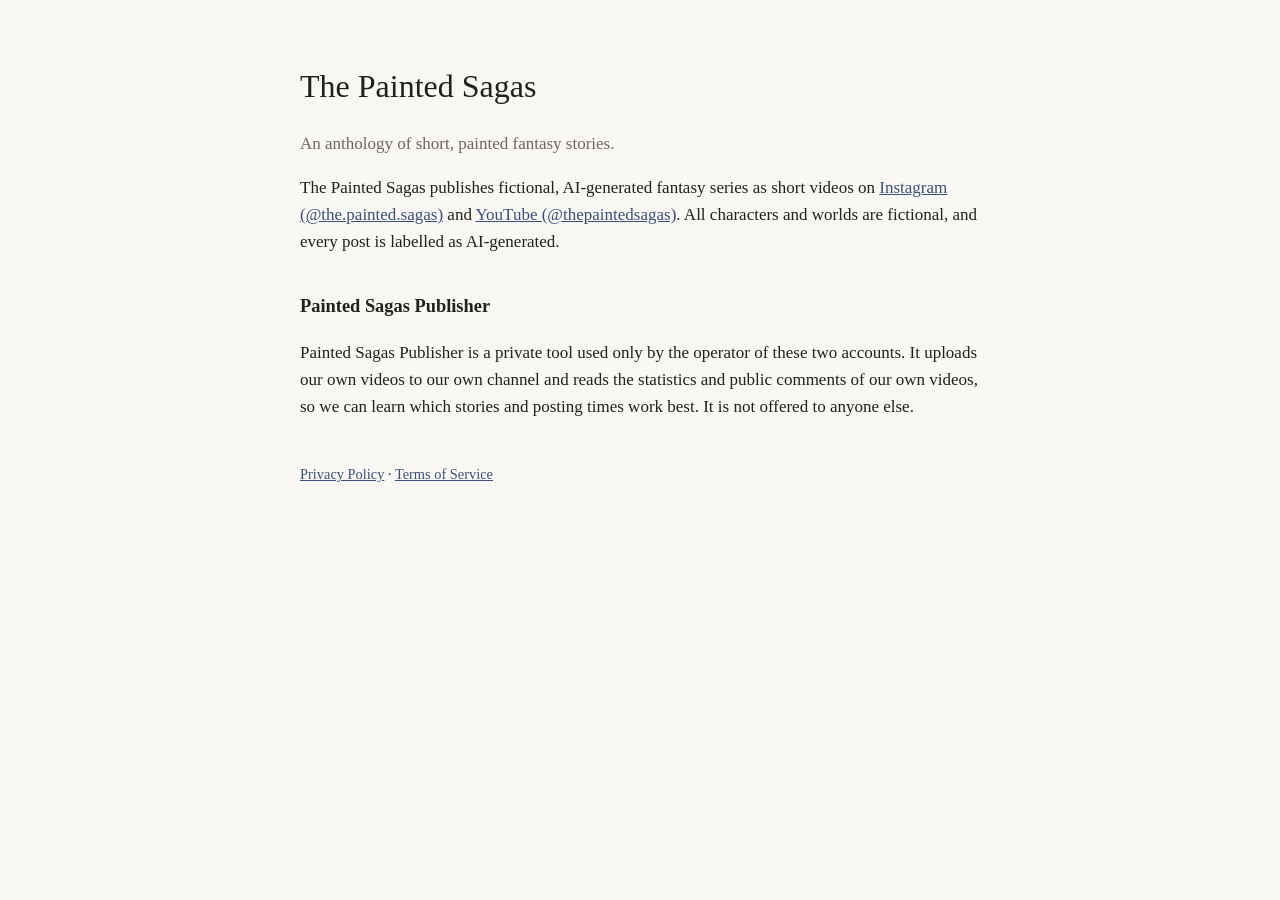
<file: index.html>
<!doctype html>
<html lang="en"><head><meta charset="utf-8"><meta name="viewport" content="width=device-width,initial-scale=1">
<title>The Painted Sagas</title><link rel="stylesheet" href="style.css"></head><body>
<h1>The Painted Sagas</h1>
<p class="muted">An anthology of short, painted fantasy stories.</p>
<p>The Painted Sagas publishes fictional, AI-generated fantasy series as short videos on
<a href="https://www.instagram.com/the.painted.sagas/">Instagram (@the.painted.sagas)</a> and
<a href="https://www.youtube.com/@thepaintedsagas">YouTube (@thepaintedsagas)</a>. All characters and worlds are
fictional, and every post is labelled as AI-generated.</p>
<h2>Painted Sagas Publisher</h2>
<p>Painted Sagas Publisher is a private tool used only by the operator of these two accounts. It uploads our own
videos to our own channel and reads the statistics and public comments of our own videos, so we can learn which
stories and posting times work best. It is not offered to anyone else.</p>
<nav><a href="privacy.html">Privacy Policy</a> · <a href="terms.html">Terms of Service</a></nav>
</body></html>
</file>
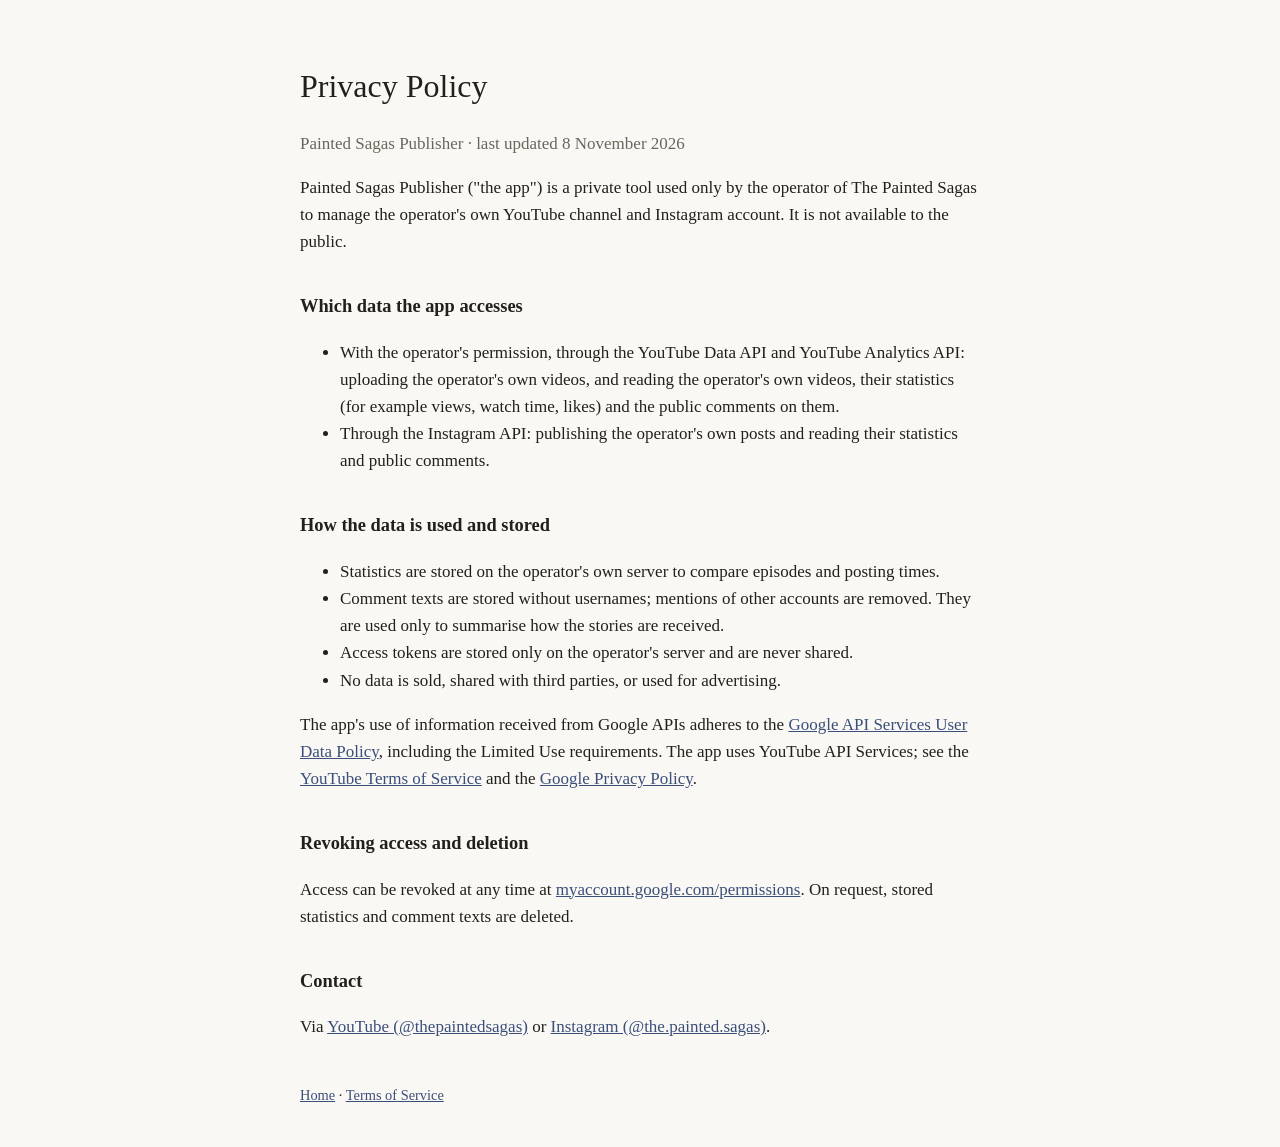
<file: privacy.html>
<!doctype html>
<html lang="en"><head><meta charset="utf-8"><meta name="viewport" content="width=device-width,initial-scale=1">
<title>Privacy Policy</title><link rel="stylesheet" href="style.css"></head><body>
<h1>Privacy Policy</h1>
<p class="muted">Painted Sagas Publisher · last updated 8 November 2026</p>
<p>Painted Sagas Publisher ("the app") is a private tool used only by the operator of The Painted Sagas to manage
the operator's own YouTube channel and Instagram account. It is not available to the public.</p>
<h2>Which data the app accesses</h2>
<ul>
<li>With the operator's permission, through the YouTube Data API and YouTube Analytics API: uploading the operator's
own videos, and reading the operator's own videos, their statistics (for example views, watch time, likes) and the
public comments on them.</li>
<li>Through the Instagram API: publishing the operator's own posts and reading their statistics and public comments.</li>
</ul>
<h2>How the data is used and stored</h2>
<ul>
<li>Statistics are stored on the operator's own server to compare episodes and posting times.</li>
<li>Comment texts are stored without usernames; mentions of other accounts are removed. They are used only to
summarise how the stories are received.</li>
<li>Access tokens are stored only on the operator's server and are never shared.</li>
<li>No data is sold, shared with third parties, or used for advertising.</li>
</ul>
<p>The app's use of information received from Google APIs adheres to the
<a href="https://developers.google.com/terms/api-services-user-data-policy">Google API Services User Data Policy</a>,
including the Limited Use requirements. The app uses YouTube API Services; see the
<a href="https://www.youtube.com/t/terms">YouTube Terms of Service</a> and the
<a href="https://policies.google.com/privacy">Google Privacy Policy</a>.</p>
<h2>Revoking access and deletion</h2>
<p>Access can be revoked at any time at
<a href="https://myaccount.google.com/permissions">myaccount.google.com/permissions</a>. On request, stored
statistics and comment texts are deleted.</p>
<h2>Contact</h2>
<p>Via <a href="https://www.youtube.com/@thepaintedsagas">YouTube (@thepaintedsagas)</a> or
<a href="https://www.instagram.com/the.painted.sagas/">Instagram (@the.painted.sagas)</a>.</p>
<nav><a href="index.html">Home</a> · <a href="terms.html">Terms of Service</a></nav>
</body></html>
</file>
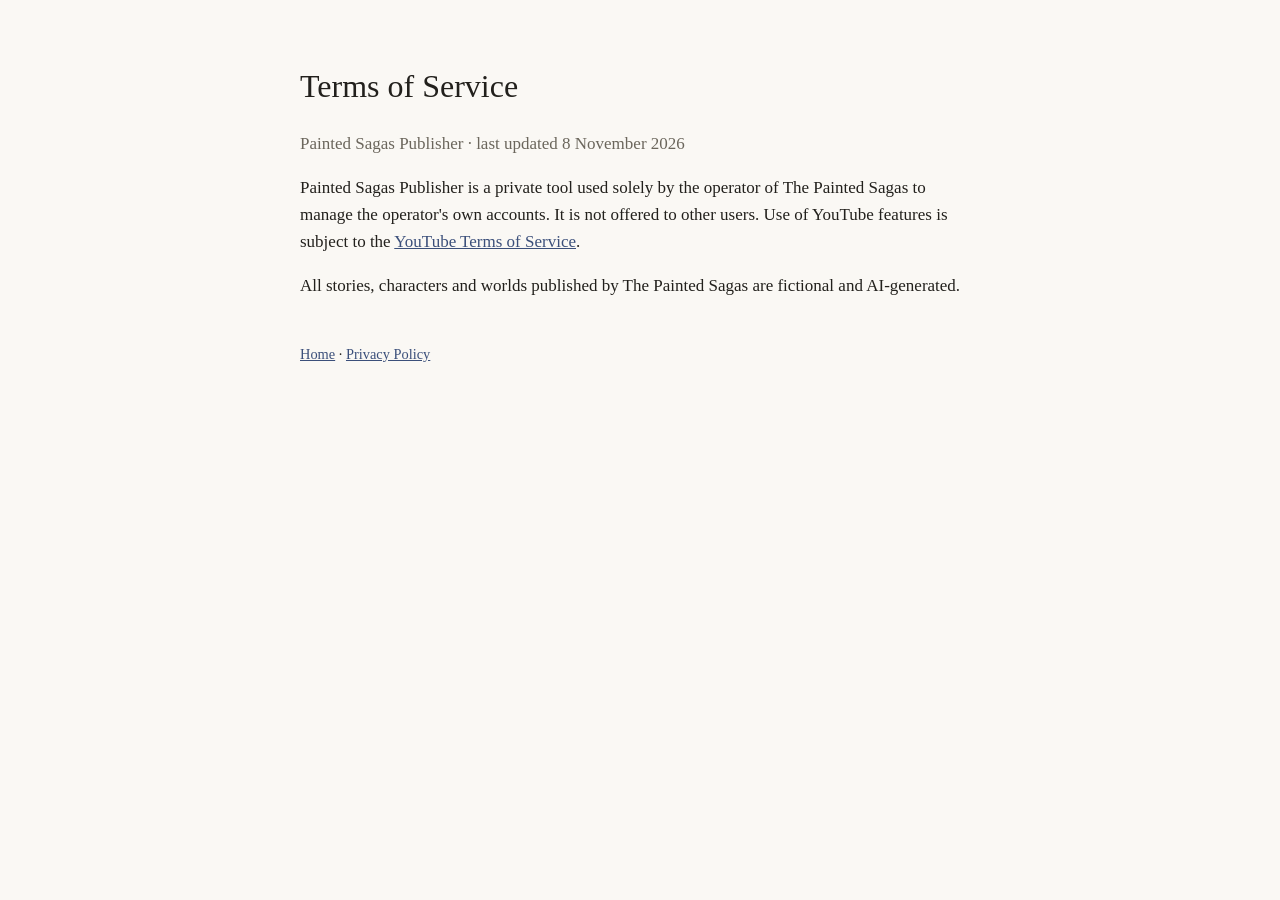
<file: terms.html>
<!doctype html>
<html lang="en"><head><meta charset="utf-8"><meta name="viewport" content="width=device-width,initial-scale=1">
<title>Terms of Service</title><link rel="stylesheet" href="style.css"></head><body>
<h1>Terms of Service</h1>
<p class="muted">Painted Sagas Publisher · last updated 8 November 2026</p>
<p>Painted Sagas Publisher is a private tool used solely by the operator of The Painted Sagas to manage the
operator's own accounts. It is not offered to other users. Use of YouTube features is subject to the
<a href="https://www.youtube.com/t/terms">YouTube Terms of Service</a>.</p>
<p>All stories, characters and worlds published by The Painted Sagas are fictional and AI-generated.</p>
<nav><a href="index.html">Home</a> · <a href="privacy.html">Privacy Policy</a></nav>
</body></html>
</file>
<file: style.css>
:root{--bg:#faf8f4;--fg:#22201c;--muted:#6b665c;--accent:#3b4f7a}
@media (prefers-color-scheme:dark){:root{--bg:#16151a;--fg:#ece8df;--muted:#a39d90;--accent:#9db1e0}}
body{background:var(--bg);color:var(--fg);font:17px/1.6 Georgia,serif;max-width:680px;margin:0 auto;padding:40px 16px}
h1{font-weight:normal;font-size:2rem;margin-bottom:.2em}h2{font-size:1.15rem;margin-top:2em}
a{color:var(--accent)}.muted{color:var(--muted)}nav{margin-top:3em;font-size:.9rem}
</file>
